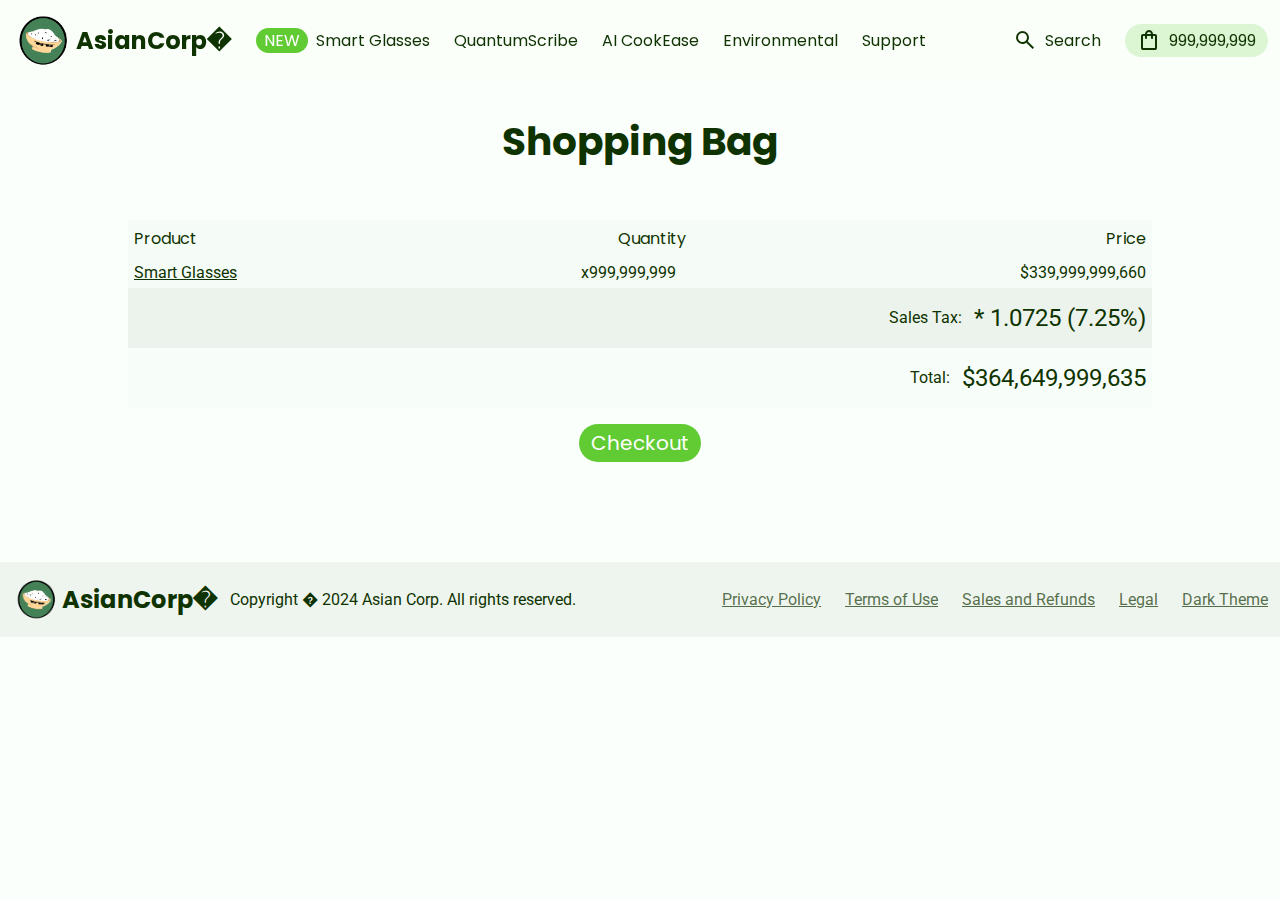
<file: shoppingcart.html>
<!DOCTYPE html>
<html lang="en" data-theme="light">
  <head>
    <meta charset="UTF-8">
    <meta name="viewport" content="width=device-width, initial-scale=1.0">
    <meta http-equiv="X-UA-Compatible" content="ie=edge">
    <title>AsianCorp</title>
    <link rel="stylesheet" href="css/page.css">
	<link rel="stylesheet" href="css/main.css">
	<link rel="stylesheet" href="css/shoppingcart.css">
	<link rel="stylesheet" href="https://fonts.googleapis.com/css2?family=Material+Symbols+Outlined:opsz,wght,FILL,GRAD@24,400,1,0" />
	<link rel="stylesheet" href="https://fonts.googleapis.com/css2?family=Material+Symbols+Rounded:opsz,wght,FILL,GRAD@24,400,1,0" /><link rel="stylesheet" href="https://fonts.googleapis.com/css2?family=Material+Symbols+Outlined:opsz,wght,FILL,GRAD@24,400,1,0" />    <link rel="icon" href="img/AsianCorpIcon.png" type="image/x-icon">
  </head>
  <body>
	<nav id="header">
		<a href="index.html" class="HomeRedirect">
			<img src="img/AsianCorpIcon.png" class="webLogoImg">
			<span>AsianCorp�</span>
		</a>
		<a href="smartGlasses.html">
			<div class="newTag">NEW</div>
			<span>Smart Glasses</span>
		</a>
		<a href="">
			<span>QuantumScribe</a>
		</a>
		<a href="">
			<span>AI CookEase</a>
		</a>
		<a href="sustainability.html">
			<span>Environmental</a>
		</a>
		<a href="support.html">
			<span>Support</span>
		</a>
		<div>
			<a>
				<span class="material-symbols-outlined">search</span>
				<span>Search</span>
			</a>
			<a href="shoppingcart.html">
				<span class="material-symbols-outlined">shopping_bag</span>
				<span class="bagCount">999,999,999</span>
			</a>
		</div>
	</nav>
	<main>
		<h2>Shopping Bag</h2>
		<span id="warning">your'e in debt</span>
		<div class="shoppingList">
			<div class="shoppingHeader">
				<span>Product</span>
				<span>Quantity</span>
				<span>Price</span>
			</div>
			<div class="shoppingThing">
				<a href="smartGlasses.html"><span>Smart Glasses</span></a>
				<span>x999,999,999</span>
				<span>$339,999,999,660</span>
			</div>
			<div class="salesTax">
				<span>Sales Tax:</span>
				<span>* 1.0725 (7.25%)</span>
			</div>
			<div class="total">
				<span>Total:</span>
				<span class="cost">$364,649,999,635</span>
			</div>
		</div>
		<button class="actionButton" onclick='document.querySelector("#warning").style.display = "block";'>Checkout</button>
	</main>
	<footer>
		<img src="img/AsianCorpIcon.png" class="smallACIcon">
		<span class="asianCorpTitle">AsianCorp�</span>
		<span>Copyright � 2024 Asian Corp. All rights reserved.</span>
		<div>
			<a href="https://www.youtube.com/watch?v=dQw4w9WgXcQ">Privacy Policy</a>
			<a href="https://tableflipper.com/">Terms of Use</a>
			<a href="https://en.wikipedia.org/wiki/Mr._Krabs">Sales and Refunds</a>
			<a href="https://www.alamy.com/stock-photo/female-lawyer-standing.html?page=2">Legal</a>
			<span id="ThemeChanger" onclick='document.documentElement.dataset.theme = (document.documentElement.dataset.theme == "light") ? ("dark") : ("light"); this.textContent = ((document.documentElement.dataset.theme == "light") ? ("Dark") : ("Light")) + " Theme"'>Dark Theme</span>
		</div>
	</footer>
  </body>
</html>
</file>
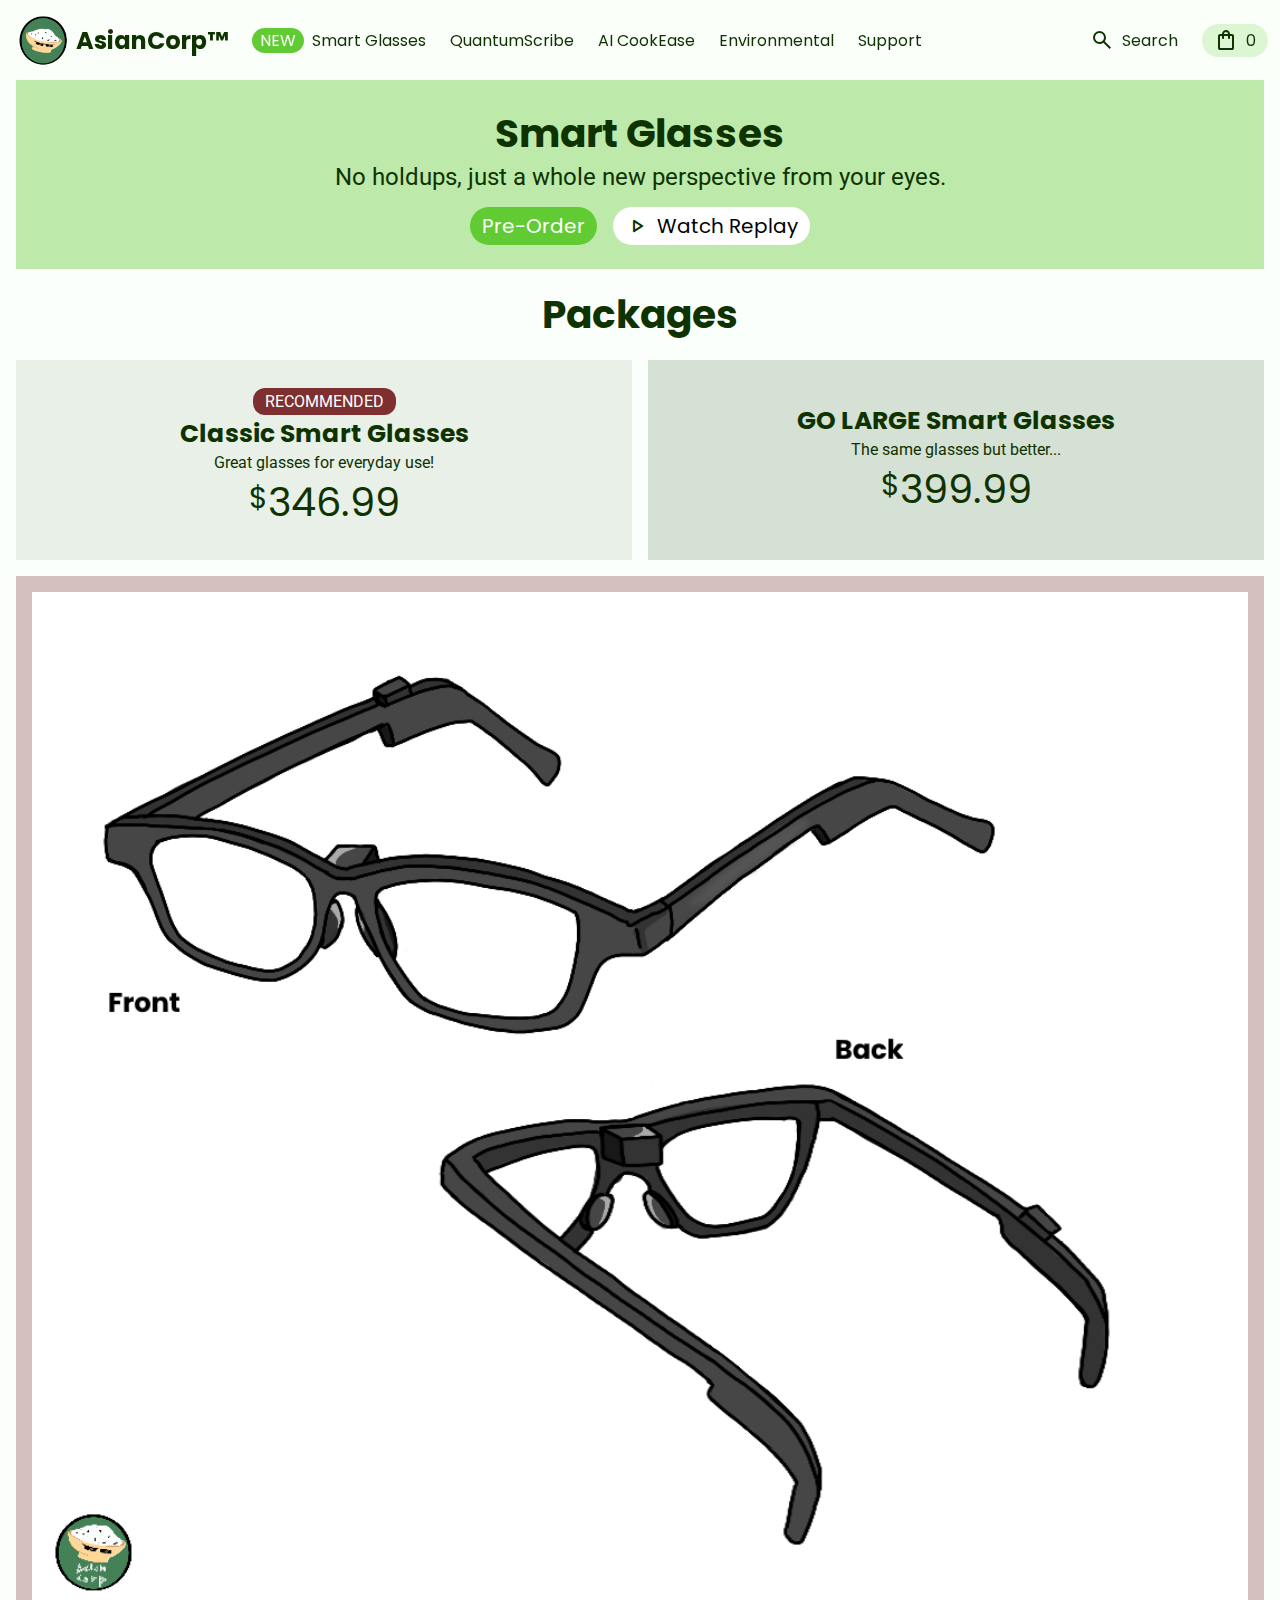
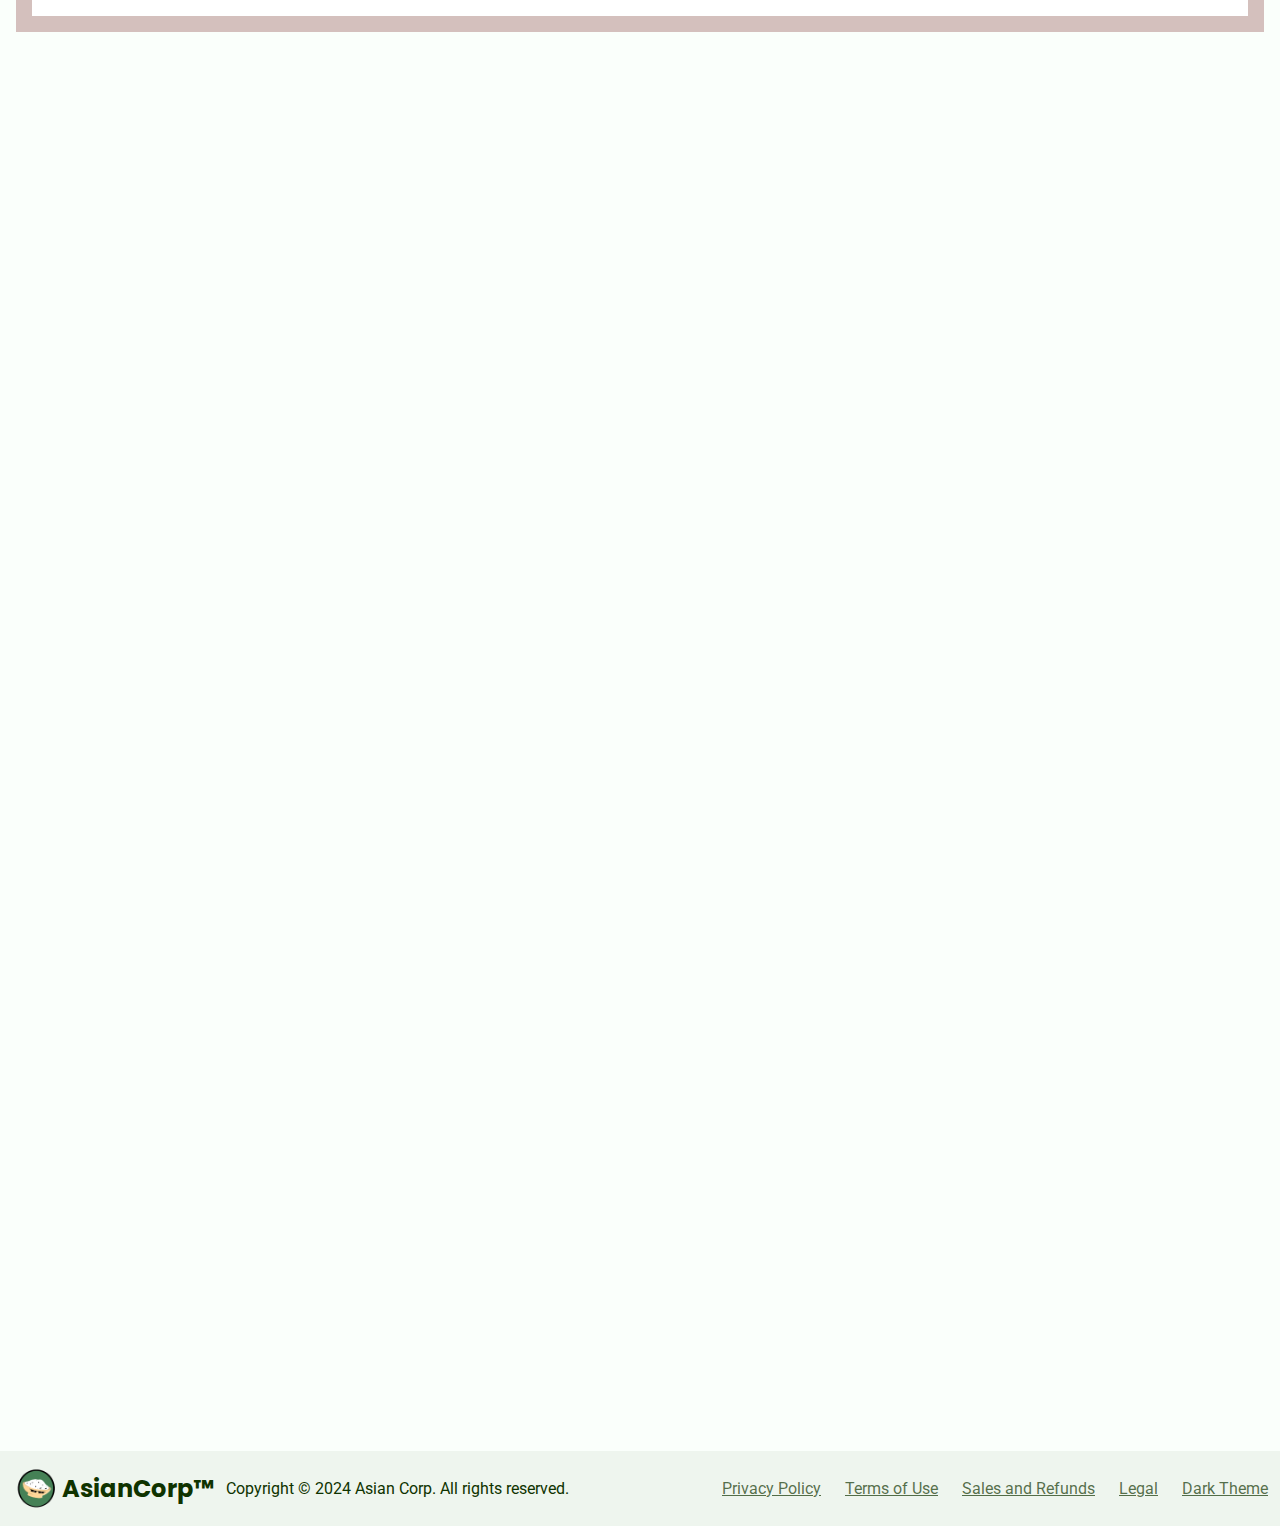
<file: smartGlasses.html>
<!DOCTYPE html>
<html lang="en" data-theme="light">
  <head>
    <meta charset="UTF-8">
    <meta name="viewport" content="width=device-width, initial-scale=1.0">
    <meta http-equiv="X-UA-Compatible" content="ie=edge">
    <title>AsianCorp</title>
    <link rel="stylesheet" href="css/page.css">
	<link rel="stylesheet" href="css/main.css">
	<link rel="stylesheet" href="css/smartGlasses.css">
	<link rel="stylesheet" href="https://fonts.googleapis.com/css2?family=Material+Symbols+Outlined:opsz,wght,FILL,GRAD@24,400,1,0" />
	<link rel="stylesheet" href="https://fonts.googleapis.com/css2?family=Material+Symbols+Rounded:opsz,wght,FILL,GRAD@24,400,1,0" /><link rel="stylesheet" href="https://fonts.googleapis.com/css2?family=Material+Symbols+Outlined:opsz,wght,FILL,GRAD@24,400,1,0" />    <link rel="icon" href="img/AsianCorpIcon.png" type="image/x-icon">
	<script src="js/index.js" defer></script>
  </head>
  <body>
	<nav id="header">
		<a href="index.html" class="HomeRedirect">
			<img src="img/AsianCorpIcon.png" class="webLogoImg">
			<span>AsianCorp™</span>
		</a>
		<a href="smartGlasses.html">
			<div class="newTag">NEW</div>
			<span>Smart Glasses</span>
		</a>
		<a href="">
			<span>QuantumScribe</a>
		</a>
		<a href="">
			<span>AI CookEase</a>
		</a>
		<a href="sustainability.html">
			<span>Environmental</a>
		</a>
		<a href="support.html">
			<span>Support</span>
		</a>
		<div>
			<a>
				<span class="material-symbols-outlined">search</span>
				<span>Search</span>
			</a>
			<a href="shoppingcart.html">
				<span class="material-symbols-outlined">shopping_bag</span>
				<span class="bagCount">0</span>
			</a>
		</div>
	</nav>
	<main>
		<div class="galleryDisplay" id="smartGlassesHolder">
			<h2>Smart Glasses</h2>
			<span>No holdups, just a whole new perspective</b> from your eyes.</span>
			<div>
				<button class="actionButton" id="preOrder">Pre-Order</button>
				<a href="https://drive.google.com/file/d/1G8u_B_TC5gr1KuE3ga_PG6OxBuNTdzz4/preview"><button class="actionButton" id="rewatch"><span class="material-symbols-rounded" style="margin-right: 8px;">play_arrow</span>Watch Replay</button></a>
			</div>
		</div>
		<h2>Packages</h2>
		<div class="split" id="splitDisplay">
			<div class="galleryDisplay" id="Price2">
				<span class="recommended">RECOMMENDED</span>
				<h4>Classic Smart Glasses</h4>
				<span>Great glasses for everyday use!</span>
				<span class="priceTag"><span class="dollar">$</span>346.99</span>
			</div>
			<div class="galleryDisplay" id="Price3">
				<h4>GO LARGE Smart Glasses</h4>
				<span>The same glasses but better...</span>
				<span class="priceTag"><span class="dollar">$</span>399.99</span>
			</div>
		</div>
		<div class="galleryDisplay" id="smartGlassesProduct">
			<img src="img/SmartGlassesView.png">
		</div>
		<div class="galleryDisplay" id="campaign1">
			<h3>Real Vision with Virtual Elements</h3>
			<p>Unlike the <i>Apple Vision Pro</i>, what you see is actually real life. We don't use cameras, we use the revolutionary technology called "glass" that is typically found in glasses. Mindblowing! Instead of screens, we use projectors that aim towards the screen to display our elements.</p>
			<img src="img/GlassesOS.png" class="GlassesOS">
		</div>
		<div class="galleryDisplay" id="campaign2">
			<h3>Barebone yet intuitive.</h3>
			<div>
				<p>It may not have the capability equivalent to a phone, but it definitely has features that are a mustown! Built in are many revolutionary programs to make standard life more productive and sometimes fun! We have collaborated with many app developers<sup>(citation needed)</sup> to create built in apps to make everyday jobs more exciting, no matter where you are.</p>
				<ul>
					<li>Track your life like how you normally would with built in stopwatches and clocks, and a fitness app service!</li>
					<li>Venture into the world wide web and see the Internet in a whole new perspective! <small>(Keyboard and mouse sold separately - may require Bluetooth)</small></li>
					<li>Make your life a game with apps that can make a daily office life feel like a FPS game... or whatever the developers have done. Don't ask us.</li>
					<li>Don't need anything for now? Just have the screen naturally turn off and experience Life©! <small>(may be dangerous - consult a doctor before doing so)</small></li>
				</ul>
			</div>
			<img src="img/GlassesActivities.png" class="GlassesCapability">
		</div>
		<div class="galleryDisplay" id="campaign3">
			<h3>Renewable isn't the question, it IS the answer.</h3>
			<div>
				<p>Our product was built with sustainability in mind, and so we have made sure that nearly all of our materials within this product have been achieved sustainably, whether it was an old scrap product returned by a generous donator, generated by renewable energy, or sent in time! All of our glasses, no matter what they are, partake in this sustainable movement!</p>
				<a href="sustainability.html" class="learnMoreSG"><button class="standardButton">Learn More</button></a>
			</div>
		</div>
		<div class="galleryDisplay" id="question">
			<h2>Still indecisive? Check out our brochure!</h2>
			<a href="https://www.canva.com/design/DAGFx9O_28E/GXk4W0_9y6gj2yXONcua9Q/edit?utm_content=DAGFx9O_28E&utm_campaign=designshare&utm_medium=link2&utm_source=sharebutton" class="brochureButton"><button class="actionButton">View our Brochure</button></a>
		</div>
	</main>
	<footer>
		<img src="img/AsianCorpIcon.png" class="smallACIcon">
		<span class="asianCorpTitle">AsianCorp™</span>
		<span>Copyright © 2024 Asian Corp. All rights reserved.</span>
		<div>
			<a href="https://www.youtube.com/watch?v=dQw4w9WgXcQ">Privacy Policy</a>
			<a href="https://tableflipper.com/">Terms of Use</a>
			<a href="https://en.wikipedia.org/wiki/Mr._Krabs">Sales and Refunds</a>
			<a href="https://www.alamy.com/stock-photo/female-lawyer-standing.html?page=2">Legal</a>
			<span id="ThemeChanger">Dark Theme</span>
		</div>
	</footer>
  </body>
</html>
</file>
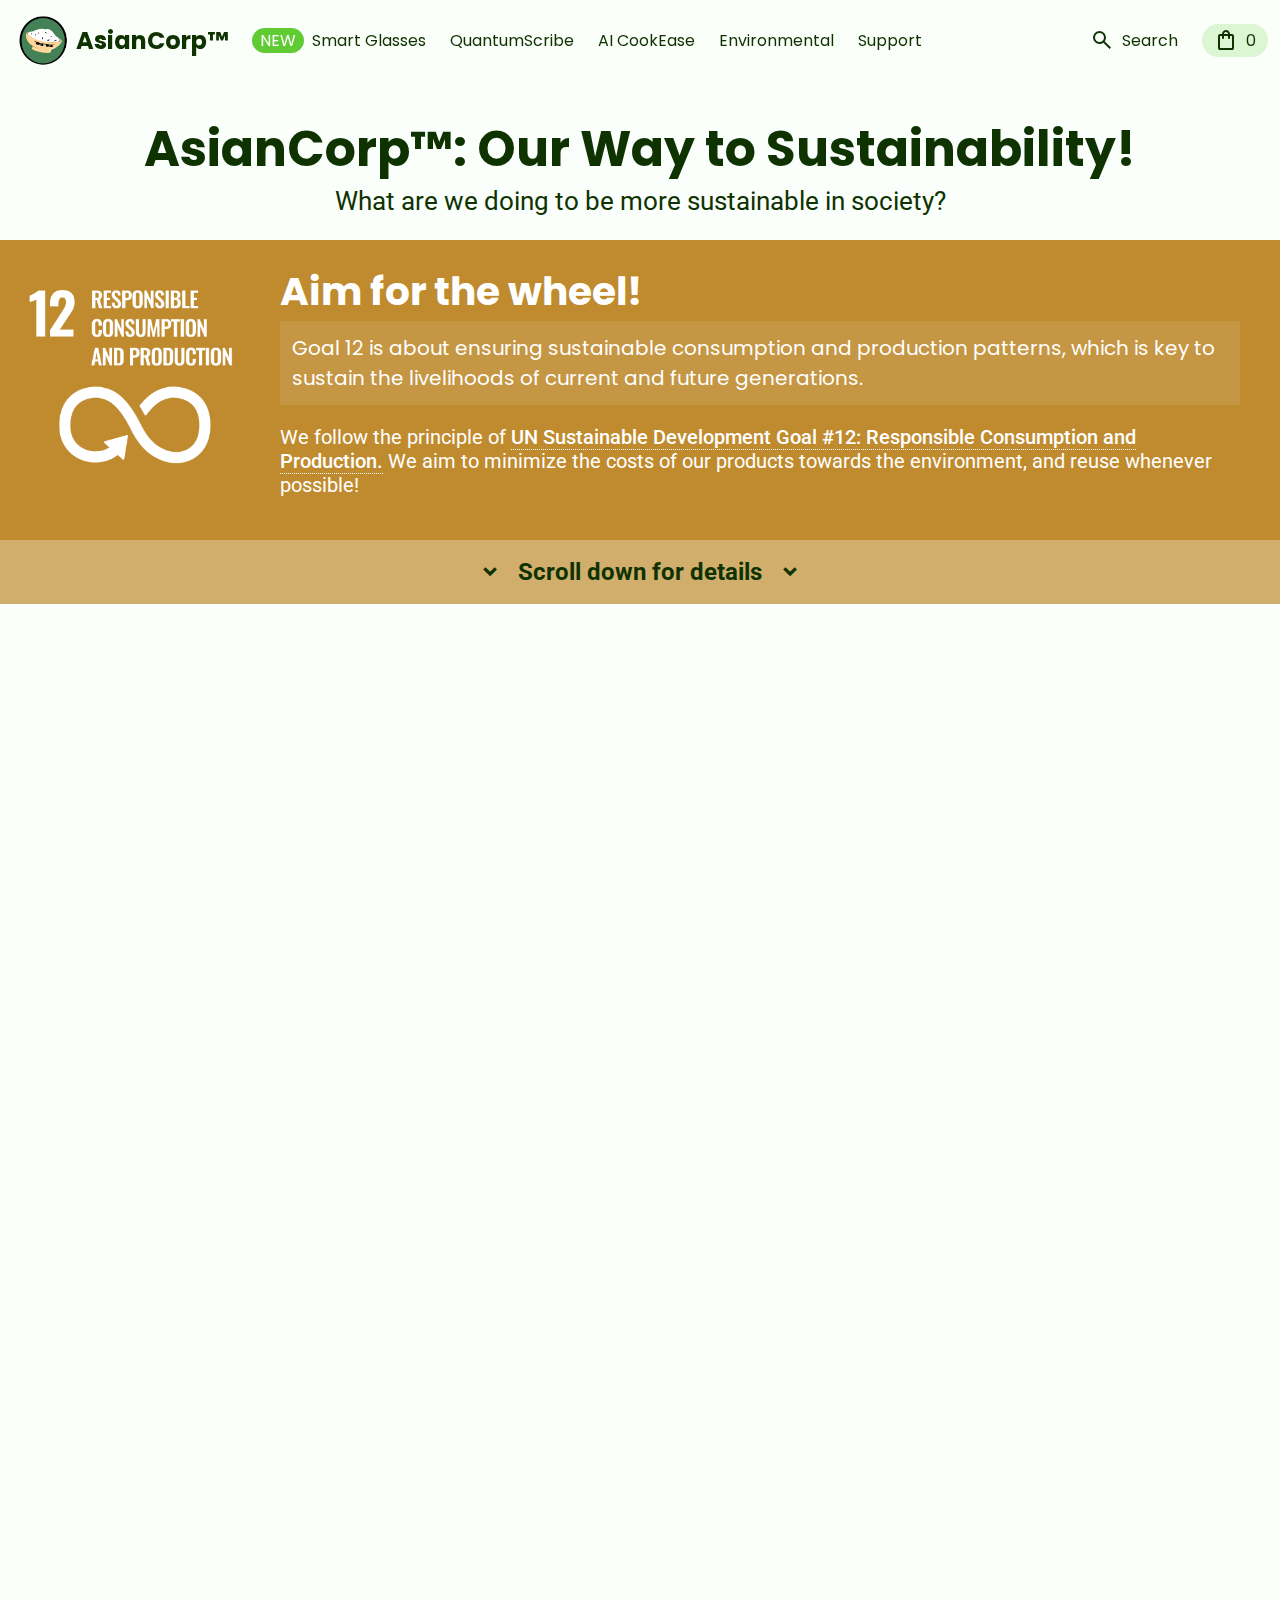
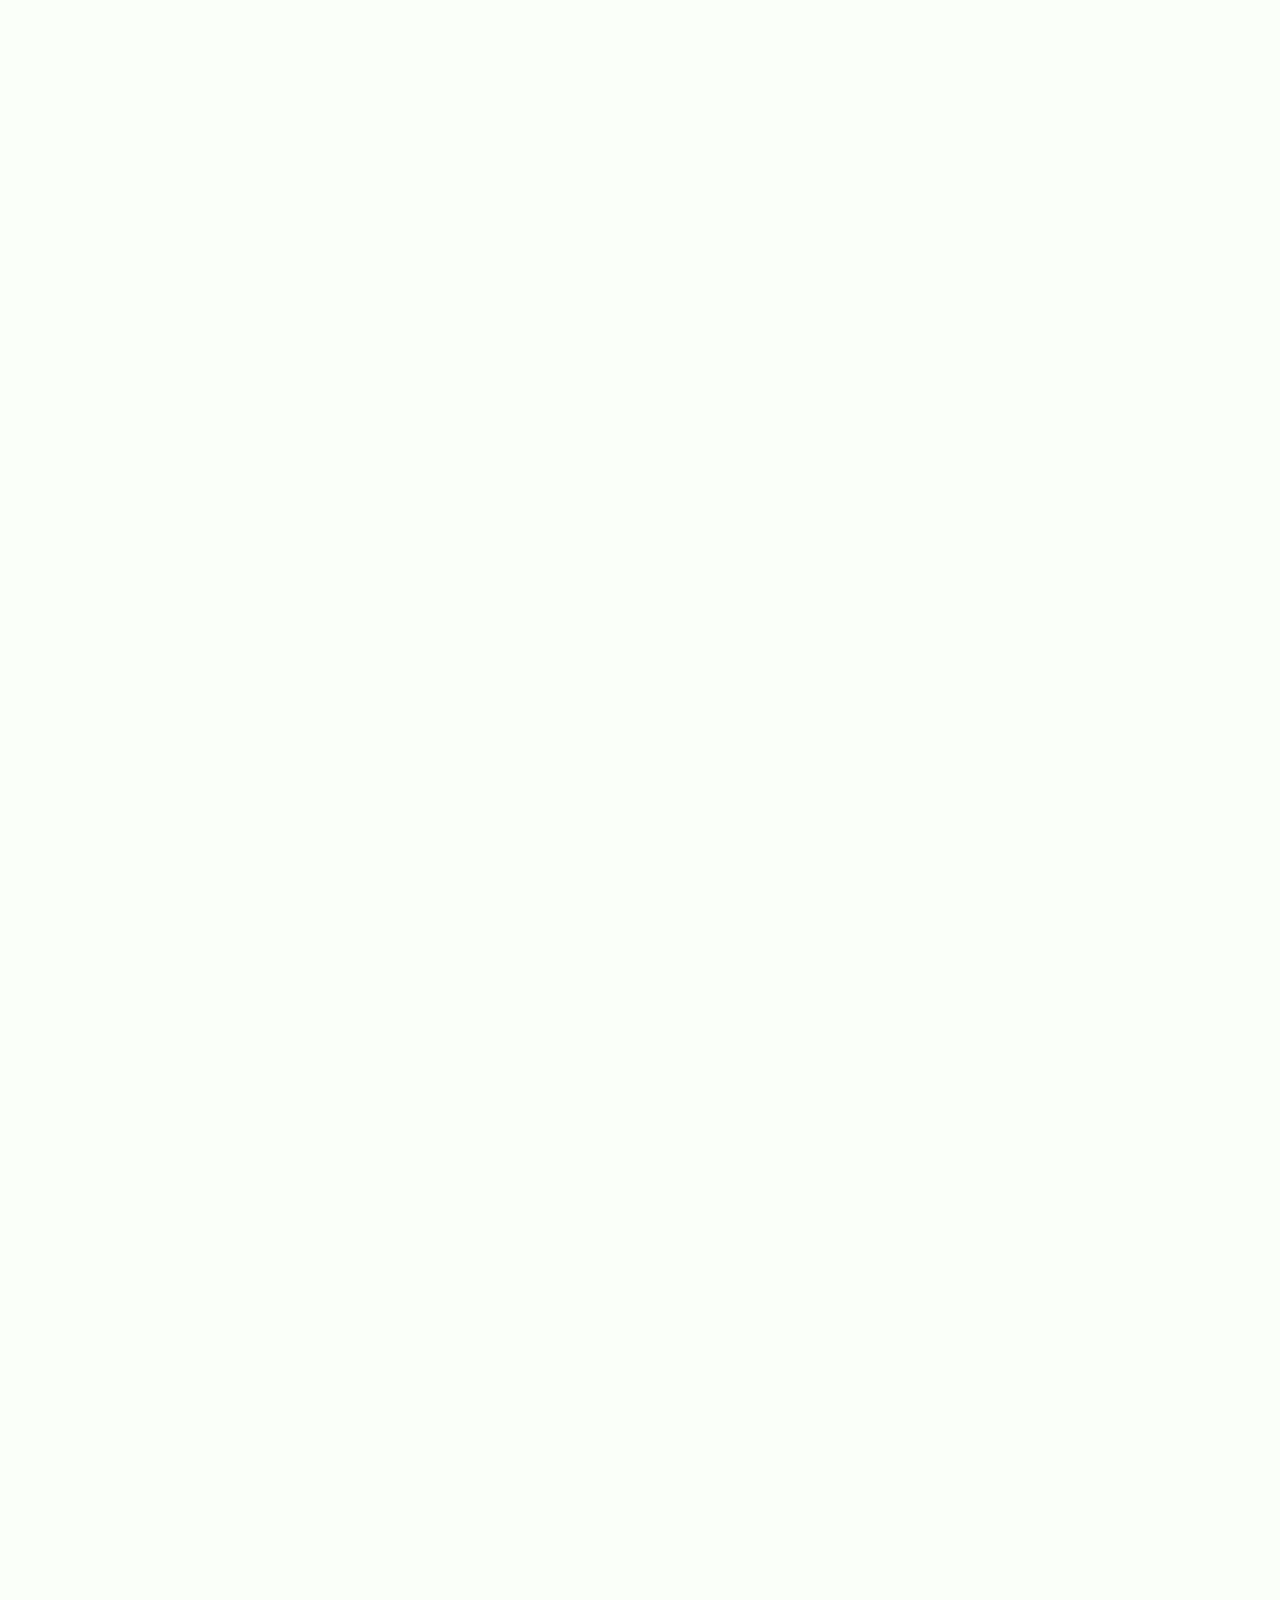
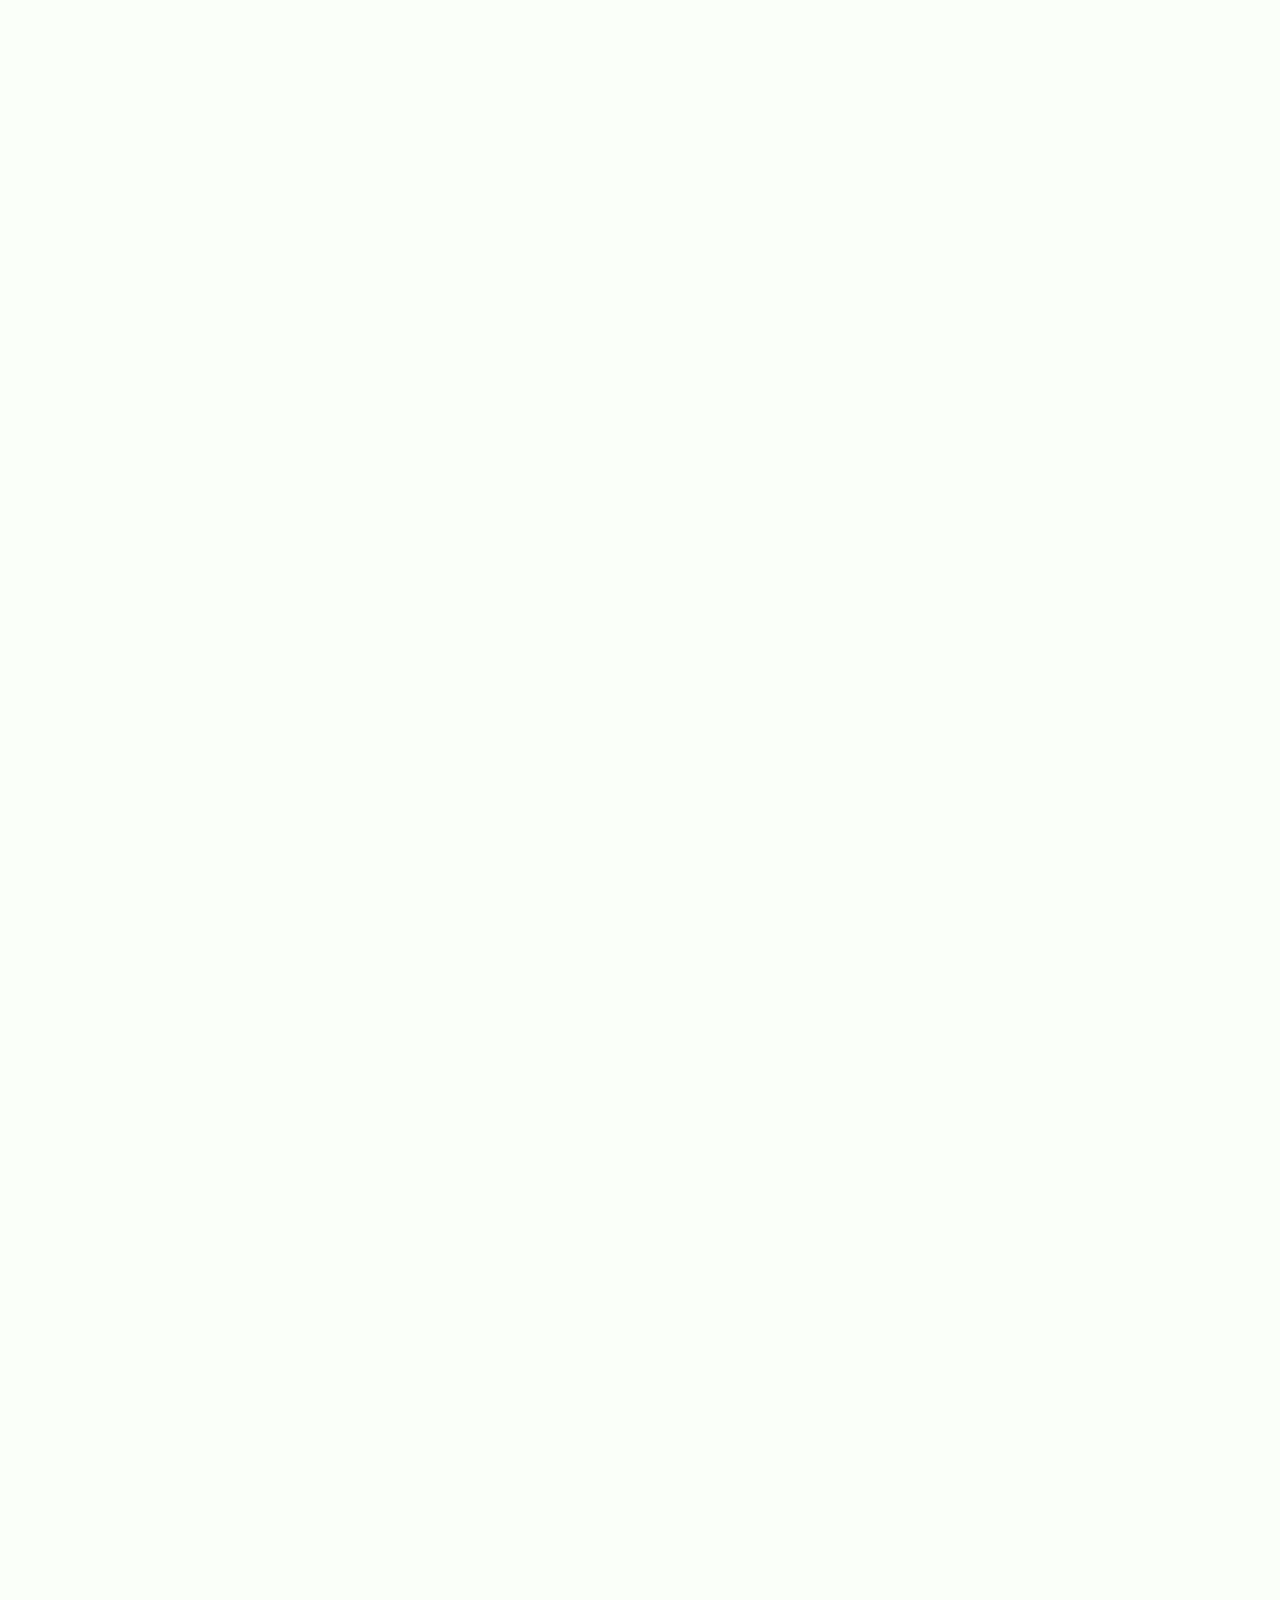
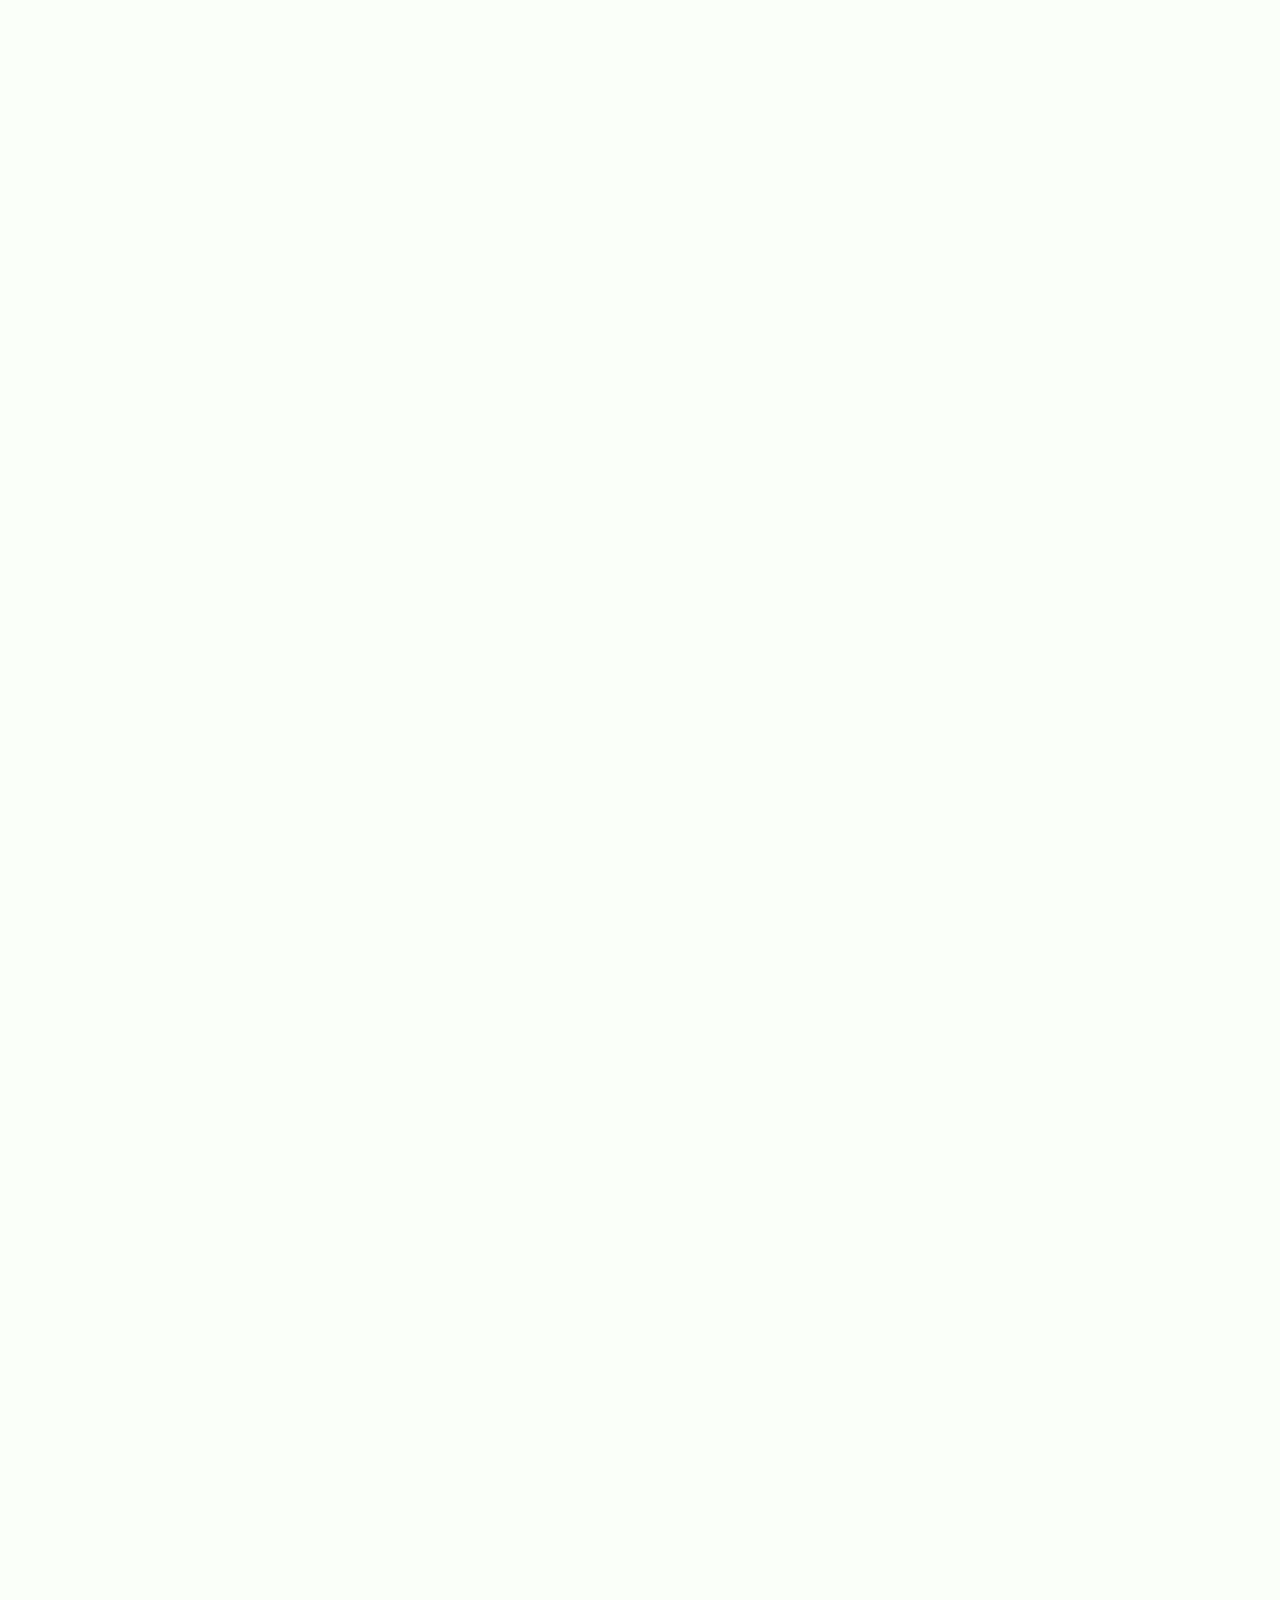
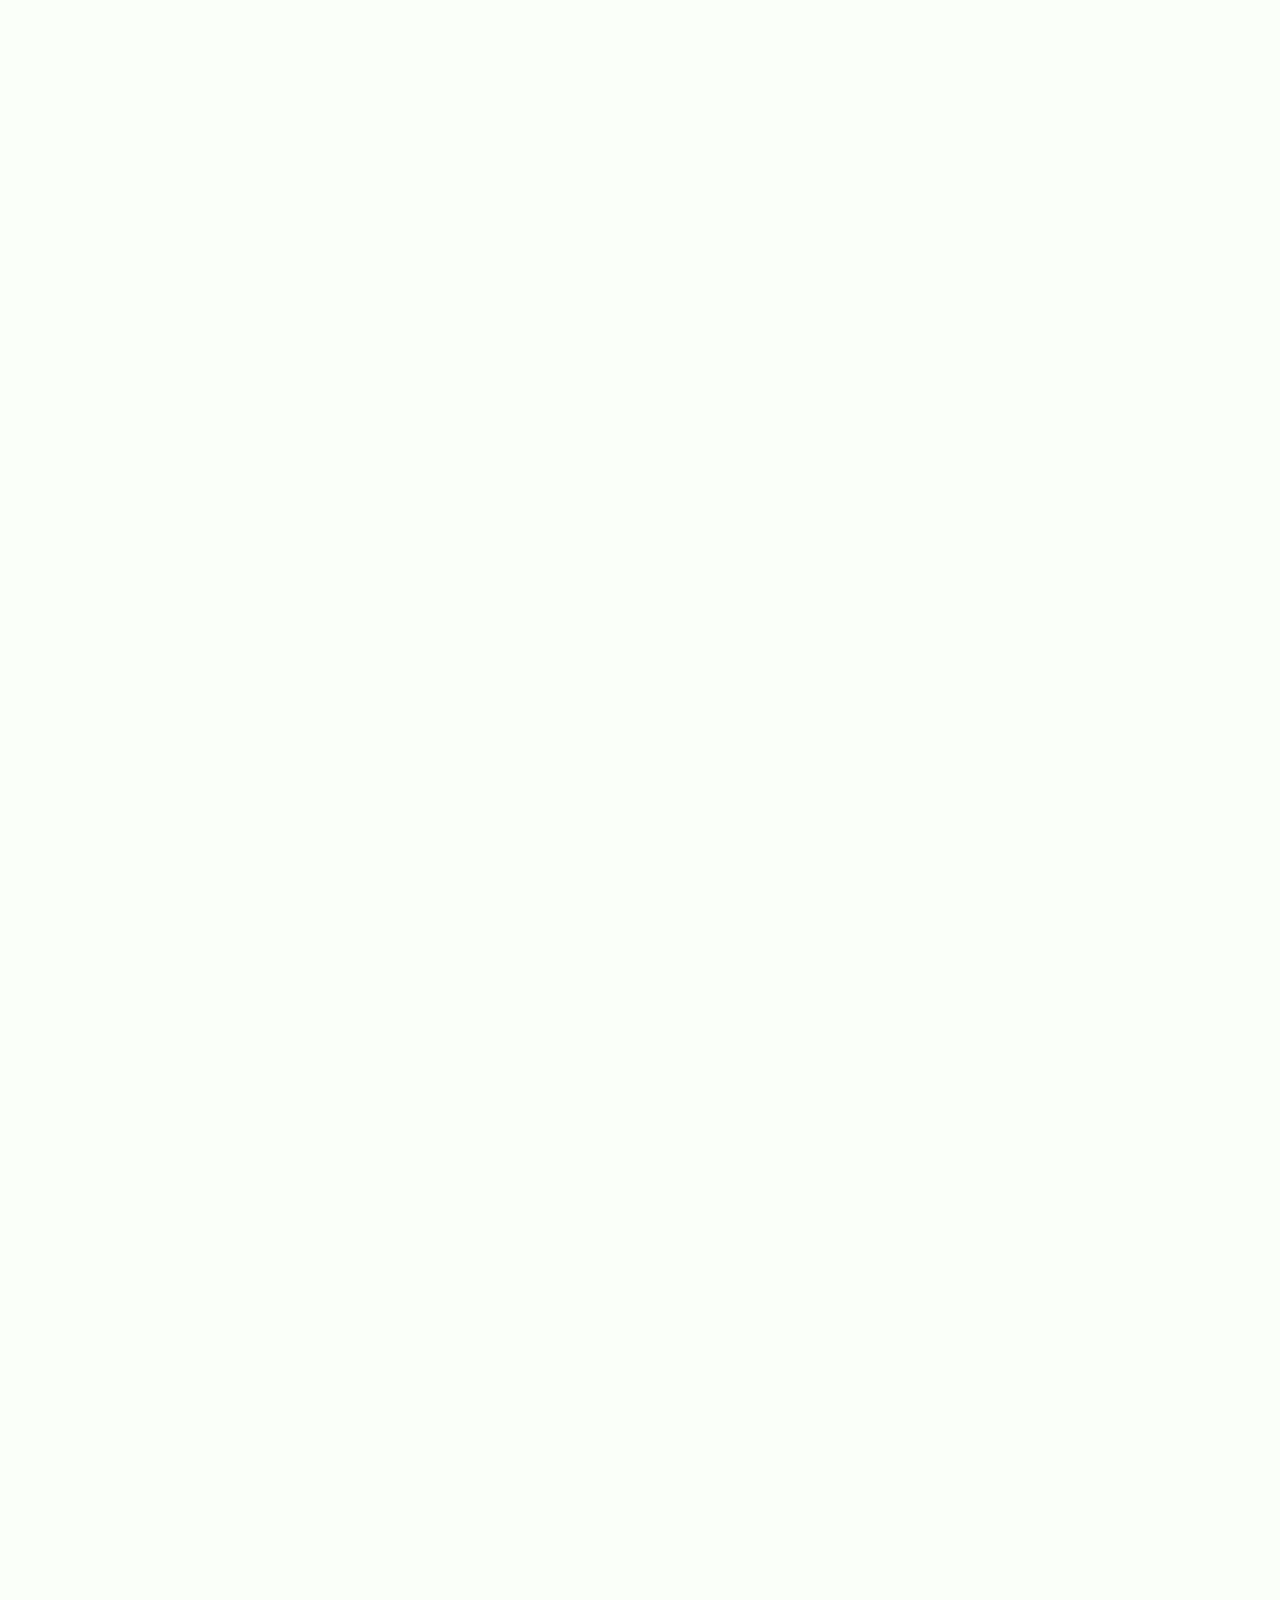
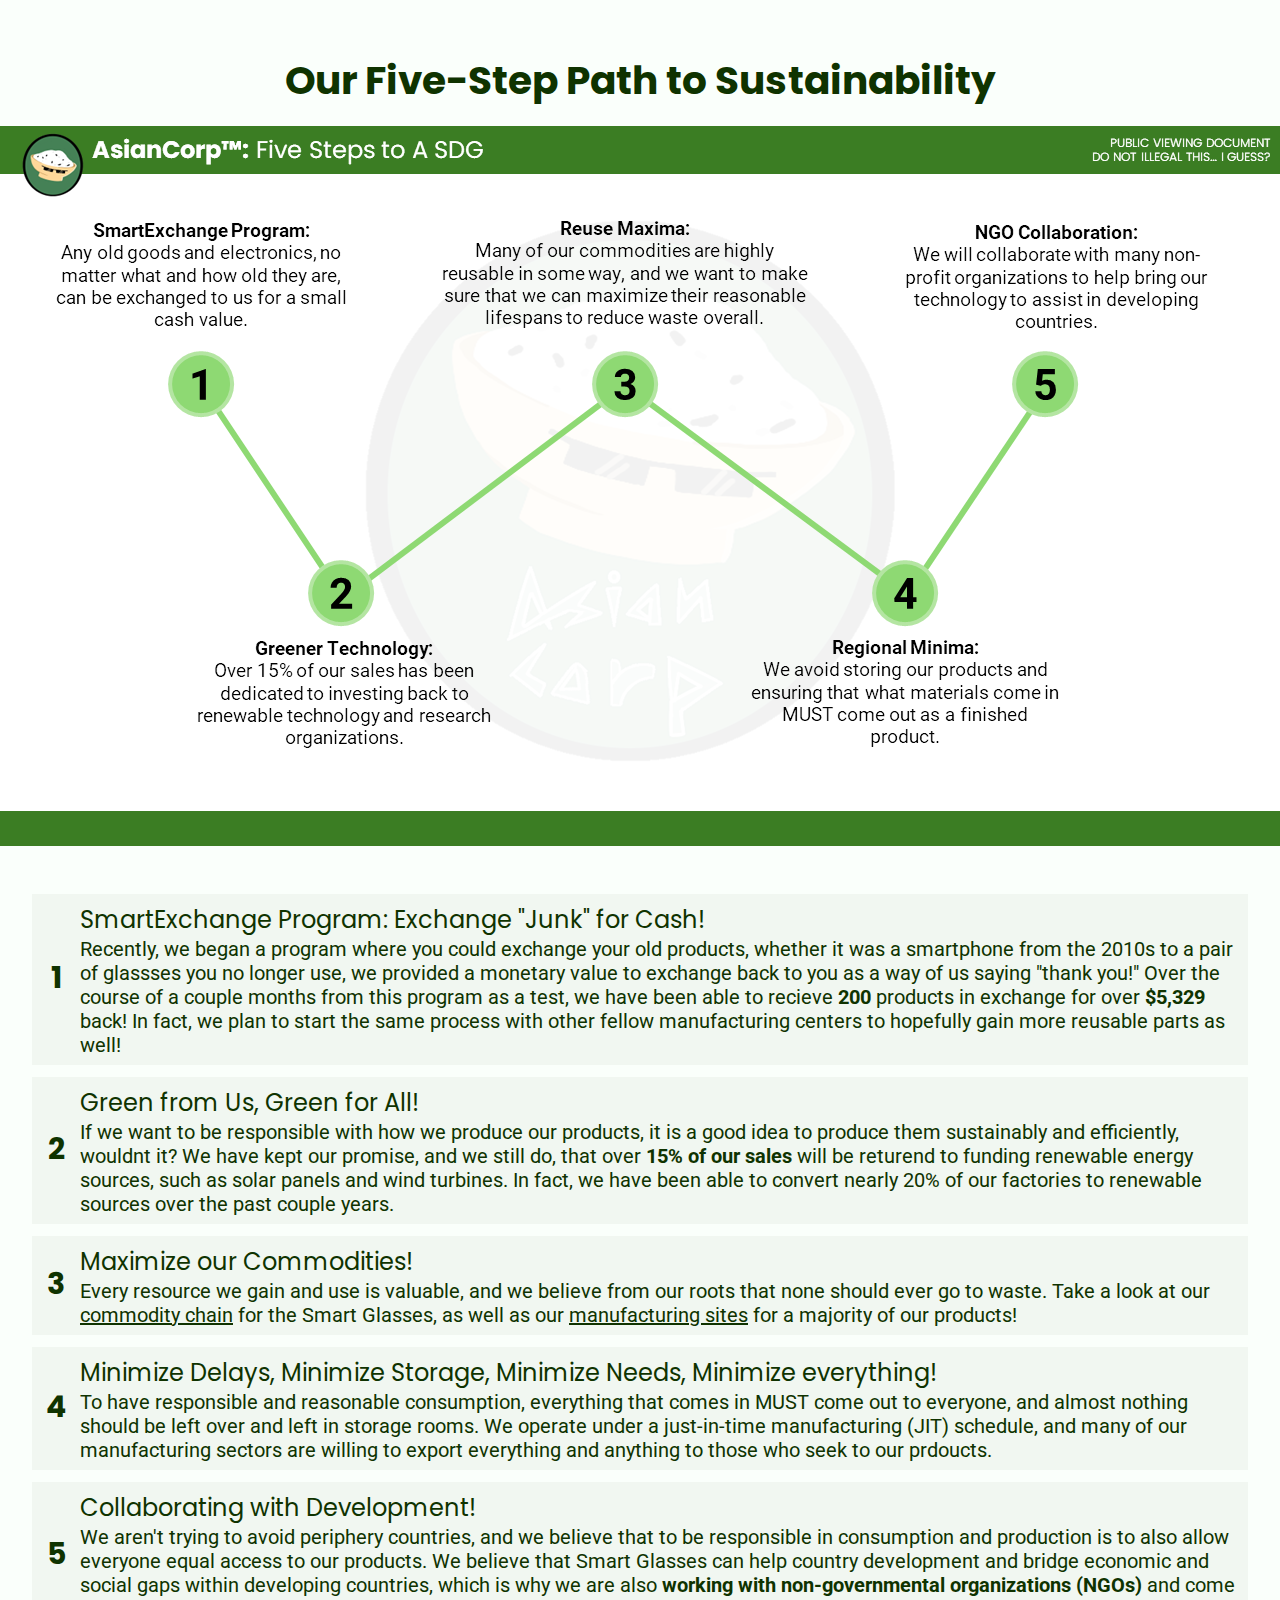
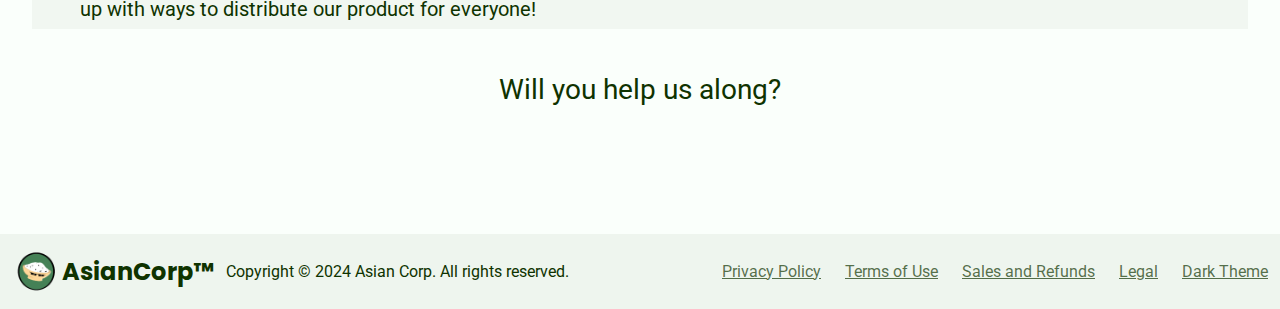
<file: sustainability.html>
<!DOCTYPE html>
<html lang="en" data-theme="light">
  <head>
    <meta charset="UTF-8">
    <meta name="viewport" content="width=device-width, initial-scale=1.0">
    <meta http-equiv="X-UA-Compatible" content="ie=edge">
    <title>AsianCorp</title>
    <link rel="stylesheet" href="css/page.css">
	<link rel="stylesheet" href="css/main.css">
	<link rel="stylesheet" href="css/sustainability.css">
	<link rel="stylesheet" href="https://fonts.googleapis.com/css2?family=Material+Symbols+Outlined:opsz,wght,FILL,GRAD@24,400,1,0" />
	<link rel="stylesheet" href="https://fonts.googleapis.com/css2?family=Material+Symbols+Rounded:opsz,wght,FILL,GRAD@24,400,1,0" /><link rel="stylesheet" href="https://fonts.googleapis.com/css2?family=Material+Symbols+Outlined:opsz,wght,FILL,GRAD@24,400,1,0" />    <link rel="icon" href="img/AsianCorpIcon.png" type="image/x-icon">
	<script src="js/sustainability.js" defer></script>
  </head>
  <body>
	<nav id="header">
		<a href="index.html" class="HomeRedirect">
			<img src="img/AsianCorpIcon.png" class="webLogoImg">
			<span>AsianCorp™</span>
		</a>
		<a href="smartGlasses.html">
			<div class="newTag">NEW</div>
			<span>Smart Glasses</span>
		</a>
		<a href="">
			<span>QuantumScribe</a>
		</a>
		<a href="">
			<span>AI CookEase</a>
		</a>
		<a href="sustainability.html">
			<span>Environmental</a>
		</a>
		<a href="support.html">
			<span>Support</span>
		</a>
		<div>
			<a>
				<span class="material-symbols-outlined">search</span>
				<span>Search</span>
			</a>
			<a href="shoppingcart.html">
				<span class="material-symbols-outlined">shopping_bag</span>
				<span class="bagCount">0</span>
			</a>
		</div>
	</nav>
	<main>
		<h1>AsianCorp™: Our Way to Sustainability!</h1>
		<span>What are we doing to be more sustainable in society?</span>
		<div id="SDGTarget">
			<img src="img/SDG12.png" class="SDG">
			<div class="SDGDescription">
				<h2>Aim for the wheel!</h2>
				<blockquote>Goal 12 is about ensuring sustainable consumption and production patterns, which is key to sustain the livelihoods of current and future generations.</blockquote>
				<p>We follow the principle of <a href="https://sdgs.un.org/goals/goal12"><b>UN Sustainable Development Goal #12: Responsible Consumption and Production.</b></a> We aim to minimize the costs of our products towards the environment, and reuse whenever possible!</p>
			</div>
		</div>
		<div class="scrollNotification">
			<span class="material-symbols-outlined">keyboard_arrow_down</span>
			<span>Scroll down for details</span>
			<span class="material-symbols-outlined">keyboard_arrow_down</span>
		</div>
		<div id="floatingImage" class="">
			<span class="material-symbols-rounded descriptionIcon">error</span>
		</div>
		<div id="scrollPage">
			<span data-icon="language" data-index="1" data-status="active">Our world has changed alot since the 2000s, especially when it comes to technology.</span>
			<span data-icon="footprint" data-index="2" data-status="inactive">Yet, our ecological footprint has greatly increased. Take a look:</span>
			<span data-icon="delete_sweep" data-index="3" data-status="inactive">Over <b>53.6 million tons</b> of e-waste is generated per year.</span>
			<span data-icon="update" data-index="4" data-status="inactive">It's not getting better though, we are expected to gain over <b>82 million tons</b> by 2030.</span>
			<span data-icon="recycling" data-index="5" data-status="inactive">Not enough e-waste is being used for its full potential, only <b>12.5%</b> of is actually recycled.</span>
			<span data-icon="local_shipping" data-index="6" data-status="inactive">But where do we get all our products from? Over <b>9 million tons</b> of silicon were mined in 2023, higher from two years before.</span>
			<span data-icon="precision_manufacturing" data-index="7" data-status="inactive">Out of all of that, about <b>40%</b> of silicon is actually used - the rest are thrown out.</span>
			<span data-icon="thermostat" data-index="8" data-status="inactive">It's not just about manufacturing, it's also all about our climate.</span>
			<span data-icon="oil_barrel" data-index="9" data-status="inactive"><b>71%</b> of our electricty comes from nonrenewable sources such as coal and oil.</span>
			<span data-icon="mode_heat" data-index="10" data-status="inactive">And out of that 71%, <b>75%</b> of this consupmtion has led to global greenhouse gas emissions.</span>
			<span data-icon="storm" data-index="11" data-status="inactive">You know what this could possibly lead to, right?</span>
			<span data-icon="folded_hands" data-index="12" data-status="inactive">Sounds gloomy, but could we <b>do something to slow it down?</b></span>
			<span data-icon="thumb_up" data-index="13" data-status="inactive" class="specialLine">Yes, we can!</span>
		</div>
		<h2>Our Five-Step Path to Sustainability</h2>
		<img src="img/Timeline.png" class="timeline">
		<div id="fourSteps">
			<div class="step">
				<div class="stepNumber one">1</div>
				<div class="stepDetails">
					<div class="stepTitle">SmartExchange Program: Exchange "Junk" for Cash!</div>
					<div class="stepDescription">Recently, we began a program where you could exchange your old products, whether it was a smartphone from the 2010s to a pair of glassses you no longer use, we provided a monetary value to exchange back to you as a way of us saying "thank you!" Over the course of a couple months from this program as a test, we have been able to recieve <b>200</b> products in exchange for over <b title="no we didn't actually do this" class="disclaimer">$5,329</b> back! In fact, we plan to start the same process with other fellow manufacturing centers to hopefully gain more reusable parts as well!</div>
				</div>
			</div>
			<div class="step">
				<div class="stepNumber one">2</div>
				<div class="stepDetails">
					<div class="stepTitle">Green from Us, Green for All!</div>
					<div class="stepDescription">If we want to be responsible with how we produce our products, it is a good idea to produce them sustainably and efficiently, wouldnt it? We have kept our promise, and we still do, that over <b>15% of our sales</b> will be returend to funding renewable energy sources, such as solar panels and wind turbines. In fact, we have been able to convert nearly 20% of our factories to renewable sources over the past couple years.</div>
				</div>
			</div>
			<div class="step">
				<div class="stepNumber one">3</div>
				<div class="stepDetails">
					<div class="stepTitle">Maximize our Commodities!</div>
					<div class="stepDescription">Every resource we gain and use is valuable, and we believe from our roots that none should ever go to waste. Take a look at our <a href="img/CommodityChain.png">commodity chain</a> for the Smart Glasses, as well as our <a href="img/ManufacturingSites.png">manufacturing sites</a> for a majority of our products!</div>
				</div>
			</div>
			<div class="step">
				<div class="stepNumber one">4</div>
				<div class="stepDetails">
					<div class="stepTitle">Minimize Delays, Minimize Storage, Minimize Needs, Minimize everything!</div>
					<div class="stepDescription">To have responsible and reasonable consumption, everything that comes in MUST come out to everyone, and almost nothing should be left over and left in storage rooms. We operate under a just-in-time manufacturing (JIT) schedule, and many of our manufacturing sectors are willing to export everything and anything to those who seek to our prdoucts.</div>
				</div>
			</div>
			<div class="step">
				<div class="stepNumber one">5</div>
				<div class="stepDetails">
					<div class="stepTitle">Collaborating with Development!</div>
					<div class="stepDescription">We aren't trying to avoid periphery countries, and we believe that to be responsible in consumption and production is to also allow everyone equal access to our products. We believe that Smart Glasses can help country development and bridge economic and social gaps within developing countries, which is why we are also <b>working with non-governmental organizations (NGOs)</b> and come up with ways to distribute our product for everyone!</div>
				</div>
			</div>
		</div>
		<p>Will you help us along?</p>
	</main>
	<footer>
		<img src="img/AsianCorpIcon.png" class="smallACIcon">
		<span class="asianCorpTitle">AsianCorp™</span>
		<span>Copyright © 2024 Asian Corp. All rights reserved.</span>
		<div>
			<a href="https://www.youtube.com/watch?v=dQw4w9WgXcQ">Privacy Policy</a>
			<a href="https://tableflipper.com/">Terms of Use</a>
			<a href="https://en.wikipedia.org/wiki/Mr._Krabs">Sales and Refunds</a>
			<a href="https://www.alamy.com/stock-photo/female-lawyer-standing.html?page=2">Legal</a>
			<span id="ThemeChanger">Dark Theme</span>
		</div>
	</footer>
  </body>
</html>
</file>
<file: css/page.css>
@import url('https://fonts.googleapis.com/css2?family=Roboto:wght@400;500&family=Poppins:wght@500;700&display=swap');

:root[data-theme="light"] {
  --text: 15, 51, 0;
  --background: 250, 255, 251;
  --primary: 97, 203, 52;
  --secondary: 126, 48, 48;
  --accent: 255, 225, 0;
}
:root[data-theme="dark"] {
  --text: 239, 255, 234;
  --background: 0, 5, 1;
  --primary: 97, 203, 52;
  --secondary: 207, 129, 129;
  --accent: 255, 225, 0;
}


body {
  font-family: 'Roboto';
  font-weight: 400;
  margin: 0;
}

h1, h2, h3, h4, h5 {
  font-family: 'Poppins';
  font-weight: 700;
}

html {font-size: 100%;} /* 16px */

h1 {font-size: 3.053rem; /* 48.8px */}

h2 {font-size: 2.442rem; /* 39.04px */}

h3 {font-size: 1.954rem; /* 31.2px */}

h4 {font-size: 1.563rem; /* 24.96px */}

h5 {font-size: 1.250rem; /* 20px */}

small {font-size: 0.800rem; /* 12.8px */}

* {
  box-sizing: border-box;
}

html {
  background: rgb(var(--background));
}

body, span, div {
  color: rgb(var(--text));
}
</file>
<file: css/main.css>
/* Navigation */

nav {
    width: 100%;
    height: 80px;
    display: flex;
    position: fixed;
    inset: 0;
    flex-direction: row;
    justify-content: left;
    align-items: center;
    padding: 12px;
    background-color: rgb(var(--background), 0.2);
    backdrop-filter: blur(10px);
    gap: 24px;
	z-index: 10;
}

nav a {
    text-decoration: none;
    font-family: "Poppins";
    color: black;
    flex-direction: row;
    justify-content: center;
    align-items: center;
	display: flex;
	position: relative;
	gap: 8px;
	cursor: pointer;
}

nav a:not(.HomeRedirect)::after {
    content: '';
    display: block;
	position: absolute;
	bottom: -4px;
    height: 2px;
    background-color: black;
    min-width: fit-content;
    margin-inline: auto;
    transition: .25s ease-in-out;
    width: 0%;
    opacity: 0;
}

nav > div {
	margin-left: auto;
	display: flex;
	flex-direction: row;
	justify-content: right;
	align-items: center;
	gap: 24px;
}

nav a:not(.HomeRedirect):hover::after {
    width: 100%;
    opacity: 1;
}

.HomeRedirect {
    display: flex;
    flex-direction: row;
    justify-content: center;
    align-items: center;
	gap: 0;
}

.HomeRedirect > span {
	font-weight: bold;
	font-size: 24px;
}

.HomeRedirect:hover > img {
	scale: 1.15;
}

.newTag {
	color: white;
	background-color: rgb(var(--primary));
	border-radius: 16px;
	width: max-content;
	text-align: center;
	padding: 0px 8px;
}

img.webLogoImg {
    height: 64px;
    aspect-ratio: 1 / 1;
	transition: .25s ease-in-out;
}

nav a:has(.bagCount) {
	background: rgb(var(--primary),0.2);
	padding: 4px 12px;
	border-radius: 24px;
}

/* Home Page Content */

main {
	flex-direction: column;
	display: flex;
	align-items: center;
	margin-top: 80px;
	margin-bottom: 100px;
	gap: 16px;
}

#sustainableAwareness {
	width: 100%;
	background: rgb(var(--secondary), 0.04);
	height: 60px;
	display: flex;
	flex-direction: row;
	justify-content: center;
	align-items: center;
}

#sustainableAwareness > a {
	text-decoration: none;
	background: rgba(var(--accent),.8);
	padding: 6px 12px;
	border-radius: 20px;
	color: black;
	display: flex;
	align-items: center;
	justify-content: center;
	font-family: "Poppins";
	margin-left: 8px;
}

#sustainableAwareness > a * {
	color: black;
}

#sustainableAwareness > a:hover {
	filter: brightness(.95);
}

#productShowcaseHolder {
	position: relative;
	height: 500px;
}

.productHolder {
	display: flex;
	flex-direction: row;
	justify-content: right;
	align-items: center;
	height: 100%;
	width: 100%;
	gap: 16px;
	padding: 16px;
	position: absolute;
	inset: 0;
	transform: translateX(-100%);
}

.productHolder.active {
	transform: translateX(0);
}

.productHolder.activeFromBefore  {
	transform: translateX(-100%);
	transition: none;
}

.productHolder.activeFromAfter {
	transform: translateX(100%);
	transition: none;
}

.productInfoHolder {
	background: rgb(var(--background));
	padding: 16px;
	position: absolute;
	left: 32px;
	top: 32px;
	width: 40%;
}

#smartGlassesProduct {
	background: rgb(208,255,102);
	background: radial-gradient(circle at bottom right,rgb(var(--primary),0.2) 0%, rgb(var(--primary),0.6) 100%);
}

.galleryDisplay {
	width: calc(100% - 32px);
	height: max-content;
	position: relative;
	overflow: hidden;
	background: var(--background);
}

.productInfoHolder > div:has(button) {
	display: flex;
	flex-direction: row;
	justify-content: center;
	align-items: center;
	gap: 10px;
	margin: 10px; 
}

.productInfoHolder > span {
	position: relative;
	bottom: 20px;
	font-size: 25px;
}

.productInfoHolder > span > b {
	border-bottom: 2px dotted black;
	font-weight: 500;
}

.productInfoHolder h2 {
	margin: 0 0 16px 0;
}

button {
	display: flex;
	flex-direction: row;
	justify-content: center;
	align-items: center;
	border-radius: 50px;
	padding: 4px 12px;
	border: 1.5px solid rgb(var(--primary));
	background: none;
	font-family: "Poppins";
	font-size: 20px;
	cursor: pointer;
	color: rgb(var(--primary));
}
button.actionButton:hover {
	filter: brightness(1.1);
}

button.actionButton {
	background: rgb(var(--primary));
	border: rgb(var(--primary));
	color: white;
}

a.learnMoreSG {
	text-decoration: none;
}

button.standardButton {
	filter: brightness(0.6);
}

button.standardButton:hover {
	filter: brightness(0.8);
}

.smartGlassesImg {
	height: 250px;
	transform: scaleX(-1);
	z-index: -1;
}

#splitCompany {
	display: flex;
	flex-direction: row;
	justify-content: center;
	align-items: center;
	gap: 16px;
	height: 700px;
	width: calc(100% - 32px);
}

#splitCompany > div {
	height: 100%;
}

#about {
	background: rgb(var(--secondary), 0.3);
	width: 27.5%;
	display: flex;
	flex-direction: column;
	justify-content: center;
	align-items: center;
}

#about > h2{
	margin: 0;
}

#newsArticles {
	width: 72.5%;
	background: rgb(var(--text),0.04);
	padding: 16px;
}

#newsArticles > h2 {
	margin: 0 0 12px 0;
}

.newsHolder {
	background: rgb(var(--background),0.2);
	width: 100%;
	height: max-content;
	padding: 16px;
	display: flex;
	flex-direction: column;
	gap: 32px;
}

#newsArticles > button {
	position: absolute;
	bottom: 16px;
	right: 16px;
	color: rgb(var(--text));
	padding: 4px 24px;
	border-color: rgb(var(--text));
}

.article {
	background: rgb(var(--background));
	height: 200px;
	position: relative;
	overflow: hidden;
}

.article > img {
	width: 100%;
	height: 128px;
	margin: 0;
}

.article > div {
	position: absolute;
	background: linear-gradient(180deg, transparent, rgb(var(--background)) 30%, rgb(var(--background)) 100%);
	top: 36px;
	padding: 32px 16px;
	width: 100%;
}

.article > div > h4 {
	margin: 0;
}

.article > div a {
	color: rgb(var(--text));
}

#reviews {
	background: rgb(var(--text),0.1);
	display: grid;
	grid-template-areas: "title title" "left right";
	grid-template-columns: 50% 50%;
	grid-template-rows: 80px 1fr;
	justify-content: center;
	align-items: start;
	height: 470px;
}

#about > h2,#reviews > h2 {
	text-align: center;
	margin-bottom: 0;
}

#reviews > h2 {
	grid-area: title;
}

.reviewOverall {
	grid-area: left;
	display: flex;
	flex-direction: column;
	justify-content: center;
	align-items: center;
	background: rgb(var(--background));
	height: 350px;
	padding: 32px;
	margin: 16px 0px 0px 16px;
}

.reviewOverall > .starList {
	scale: 2.5;
}

.reviewOverall > h2 {
	margin: 16px 16px 0 16px;
	font-size: 64px;
}

.reviewOverall > span {
	font-size: 24px;
}

.reviewList {
	grid-area: right;
	height: 350px;
	overflow: auto;
	margin: 0 16px 0;
}

#about > blockquote {
	display: block;
	text-align: center;
	background: rgb(var(--secondary),0.1);
	padding: 8px;
	color: rgb(var(--text));
	font-family: "Poppins";
	font-size: 20px;
}

#about > p {
	font-size: 22px;
	line-height: 36px;
	margin: 32px;
}

.productInfoHolder > div:has(.priceTag) {
  margin: -6px 0 0 0;
  flex-direction: column;
  gap: 0;
}

.productInfoHolder > div:has(.priceTag) > span:not(.priceTag) {
  font-size: 22px;
}

.priceTag {
  font-size: 40px;
  font-family: "Poppins";
}

.priceTag > .dollar {
  font-size: 30px;
  position: relative;
  bottom: 8px;
}

.review {
	background: rgb(var(--background));
	padding: 16px;
	margin: 16px 16px 0px 16px;
}

.star {
	color: rgb(222 163 46);
}

.star.dark {
	color: rgb(0 0 0);
}

.contentInfo {
	display: flex;
	flex-direction: column;
	margin-top: -4px;
}

.contactName {
	font-weight: bold;
	font-family: Poppins;
}

.invisible {
	opacity: 0;
	transform: translateY(100px);
}

.visible {
	animation: makeVisible .5s ease-in-out forwards;
}

@keyframes makeVisible {
	from {
		opacity: 0;
		transform: translateY(100px);
	}
	
	to {
		opacity: 1;
		transform: translateY(0);
	}
}

#environmental {
	background: rgb(7,77,157);
	background: -moz-linear-gradient(180deg, rgba(7,77,157,1) 0%, rgba(22,41,0,1) 100%);
	background: -webkit-linear-gradient(180deg, rgba(7,77,157,1) 0%, rgba(22,41,0,1) 100%);
	background: linear-gradient(180deg, rgba(7,77,157,1) 0%, rgba(22,41,0,1) 100%);
	height: 375px;
	padding: 16px;
}

#environmental > h2 {
	margin: 0;
}

#environmental > h2:nth-of-type(2) {
	margin-top: -12px;
}

#environmental p {
	line-height: 32px;
	font-size: 22px;
	margin-top: 6px;
}

#environmental a {
	text-decoration: none;
	position: absolute !important;
	left: 50%;
	transform: translateX(-50%);
	width: max-content;
}

#environmental a button {
	font-size: 24px;
}

#environmental a * {
	color: white;
}

#environmental > *:not(.custom-shape-divider-bottom-1716851857) {
	color: white;
	z-index: 2;
	position: relative;
}

footer {
	background-color: rgb(var(--text),0.05);
	width: 100%;
	height: 75px;
	display: flex;
	flex-direction: row;
	justify-content: left;
	align-items: center;
	gap: 12px;
	padding: 0px 12px;
}

footer > div {
	display: flex;
	flex-direction: row;
	justify-content: left;
	align-items: center;
	gap: 24px;
	margin-left: auto;
}

footer > div * {
	color: rgb(var(--text),0.7);
}


.asianSunImg {
	position: absolute !important;
	right: 6px;
	top: 6px;
	height: 130px;
	animation: hueRotate 5s linear infinite;
}

.smallACIcon {
	height: 50px;
}

.asianCorpTitle {
	font-weight: bold;
	font-family: "Poppins";
	margin-left: -12px;
	font-size: 24px;
}

@keyframes hueRotate {
	from {
		filter: hue-rotate(0deg);
	}
	
	to {
		filter: hue-rotate(360deg);
	}
}

/* Cool Waves Thingy */
.custom-shape-divider-bottom-1716851857 {
    position: absolute;
    bottom: 0;
    left: 0;
    width: 100%;
    overflow: hidden;
    line-height: 0;
    transform: rotate(180deg);
}

.custom-shape-divider-bottom-1716851857 svg {
    position: relative;
    display: block;
    width: calc(100% + 1.3px);
    height: 254px;
    transform: rotateY(180deg);
}

.custom-shape-divider-bottom-1716851857 .shape-fill {
    fill: #00A71180;
	animation: hueRotate 10s linear infinite;
}

#ThemeChanger {
	text-decoration: underline;
	cursor: pointer;
}

#productArrowSelector {
	display: flex;
	flex-direction: row;
	justify-content: center;
	align-items: center;
	position: absolute;
	left: 50%;
	transform: translateX(-50%);
	bottom: 16px;
	gap: 16px;
	background: rgb(var(--background),0.3);
	padding: 8px 16px;
	border-radius: 50px;
}

#productArrowSelector > * {
	color: rgb(var(--text));
	border-color: rgb(var(--text));
}

#productArrowSelector > button:hover {
	background: rgb(var(--text),0.2);
}

.pageCircle {
	height: 8px;
	width: 8px;
	aspect-ratio: 1/1;
	background: black;
	border-radius: 5px;
	transition: .15s ease-in-out;
}

.pageCircle.selected {
	background: white;
}

.logoIcon {
	width: 150px;
}
</file>
<file: css/shoppingcart.css>
#warning {
	background: rgb(255,0,0,0.6);
	padding: 12px;
	width: 80%;
	text-align: center;
	display: none;
}

.shoppingList {
	background: rgb(var(--text),0.02);
	width: 80%;
	height: max-content;
}

.shoppingList > div {
	display: flex;
	flex-direction: row;
	align-items: center;
	gap: 12px;
	padding: 6px;
}

.shoppingList a {
	color: rgb(var(--black));
}

.shoppingHeader > span {
	font-family: "Poppins";
}

.shoppingHeader,.shoppingThing {
	justify-content: space-between;
}

.salesTax, .total {
	background: rgb(var(--text),0.04);
	justify-content: right;
	padding: 16px 6px !important;
}

.salesTax > span:nth-child(2),
.total > span:nth-child(2) {
	font-size: 24px;
}

.total {
	background: rgb(var(--background),0.5) !important;
}
</file>
<file: css/smartGlasses.css>
#smartGlassesHolder {
	display: flex;
	flex-direction: column;
	justify-content: center;	
	align-items: center;
	background-color: rgb(var(--primary),0.4);
	padding: 24px;
}

#smartGlassesHolder > h2 {
	margin: 0;
}

#smartGlassesHolder > span {
	font-size: 24px;
	margin-bottom: 16px;
}

#smartGlassesHolder > div:has(.priceTag) {
	margin-bottom: 8px;
}

#smartGlassesProduct {
	background: rgb(var(--secondary),0.3);
	padding: 16px;
	display: flex;
	justify-content: center;
	align-items: center;
}

#smartGlassesProduct > img {
	margin: 0;
	width: 100%;
}

#smartGlassesCommercial {
	background-color: rgb(var(--text),0.1);
	display: flex;
	flex-direction: column;
	justify-content: center;
	align-items: center;
	gap: 16px;
	padding: 16px;
}

#smartGlassesCommercial h2 {
	margin: 0;
}

iframe {
	border: 0;
	background: black;
	width: 70%;
}

#campaign1 {
	background: rgb(var(--accent),0.1);
}

#campaign2 {
	background: rgb(var(--accent),0.2);
}

#campaign3 {
	background: rgb(var(--accent),0.3);
}

#campaign1,#campaign2,#campaign3 {
	display: grid;
	padding: 16px;
	grid-template-areas: "title picture" "description picture";
	gap: 16px;
	justify-content: center;
	align-items: center;
}

#campaign2 {
	grid-template-areas: "picture title" "picture description";
}

#campaign1 *:not(img,h3),
#campaign2 *:not(img,h3,sup,small),
#campaign3 *:not(img,h3) {
	font-size: 24px;
}

#campaign1 h3,#campaign2 h3,#campaign3 h3 {
	grid-area: title;
	margin: 0;
	border-bottom: 6px dotted rgb(var(--accent));
}

#campaign1 p,#campaign2 div,#campaign3 div {
	grid-area: description;
}

#campaign1 img,#campaign2 img,#campaign3 img {
	grid-area: picture;
	border-radius: 16px;
	box-shadow: 6px 6px 0 rgb(var(--accent));
}

#question {
	background: rgb(var(--secondary),0.2);
	padding: 16px;
}

#question h2 {
	margin: 0 0 16px 0;
}

.GlassesOS {
	height: 200px;
}

.learnMoreSG * {
	color: rgb(var(--text));
	border-color: rgb(var(--text));
}

.brochureButton * {
	background: rgb(var(--secondary)) !important;
	color: white !important;
	border-color: rgb(var(--secondary)) !important;
}

.brochureButton {
	text-decoration: none;
}

.split {
	display: flex;
	flex-direction: row;
	justify-content: center;
	align-items: center;
	gap: 16px;
	width: calc(100% - 32px);
}

.split > div {
	background: rgb(var(--text),0.075);
	width: 100%;
	height: 200px;
	display: flex;
	flex-direction: column;
	justify-content: center;
	align-items: center;
}

.split > div:nth-child(even) {
	background: rgb(var(--text),0.15);
}

.split > div * {
	text-align: center;
	margin: 0;
}

.recommended {
	background: rgb(var(--secondary));
	color: white;
	padding: 4px 12px;
	border-radius: 12px;
}

main > h2 {
	margin: 0 8px;
}

#smartGlassesHolder div {
	display: flex;
	gap: 16px;
}

#smartGlassesHolder div > a {
	text-decoration: none;
}

#smartGlassesHolder div > a > button {
	background: white;
	color: black;
}

.GlassesCapability {
	height: 350px;
</file>
<file: css/sustainability.css>
:root {
	--SDGColor: 191, 139, 46;
}

nav {
	position: absolute !important;
}

h1 {
	margin-bottom: 0;
}

main > span {
	font-size: 26px;
	margin-top: -16px;
	margin-bottom: 8px;
}

#SDGTarget {
	display: flex;
	flex-direction: row;
	justify-content: left;
	align-items: center;
	background: rgb(var(--SDGColor));
	height: 300px;
	padding: 0px 16px;
}

#SDGTarget * {
	color: white;
}

.SDGDescription {
	padding: 24px;
}

.SDGDescription h2 {
	margin: 0;
}

.SDGDescription blockquote {
	background: rgb(255,255,255,0.1);
	padding: 12px;
	margin: 0;
	font-size: 20px;
	font-family: "Poppins";
}

.SDGDescription p {
	font-size: 20px;
}

.SDGDescription a {
	text-decoration: none;
}

.SDGDescription b {
	font-weight: 500;
	border-bottom: 1px dotted white;
}

.SDG {
	height: 80%;
}

#scrollPage {
	display: flex;
	flex-direction: column;
	gap: 60vh;
	width: 60%;
	margin-top: 60vh;
	margin-bottom: 0;
}

#scrollPage > span {
	display: block;
	font-size: 20px;
	transition: .75s ease-in-out;
}

#scrollPage > span[data-status='active'] {
	opacity: 1;
}

#scrollPage > span[data-status='inactive'] {
	opacity: 0;
}

.specialLine {
	font-size: 30px !important;
}

.scrollNotification {
	background: rgb(var(--SDGColor),0.7);
	height: 64px;
	width: 100%;
	display: flex;
	flex-direction: row;
	justify-content: center;
	align-items: center;
	gap: 16px;
	margin-top: -16px;
}

.scrollNotification span {
	font-size: 24px !important;
	font-weight: bold;
	animation: opacityChange 2s linear infinite;
}

@keyframes opacityChange {
	0% {
		opacity: 0.3;
	}

	50% {
		opacity: 1;
	}

	100% {
		opacity: 0.3;
	}
}

#floatingImage {
	position: fixed;
	top: 0;
	width: 100%;
	height: 35%;
	z-index: 11;
	background: rgb(var(--background));
	border-bottom: 1px solid rgb(var(--text));
	display: flex;
	justify-content: center;
	align-items: center;
	top: -50%;
	transition: 1s ease-in-out;
}

#floatingImage.active {
	top: 0;
}

.descriptionIcon {
	font-size: 128px !important;
	animation: scale 5s ease-in-out infinite;
}

.descriptionIcon[data-icon='storm'] {
	animation: spin 5s linear infinite, scale 5s linear infinite;
}

@keyframes spin {
	from {
		rotate: 0deg;
	}

	to {
		rotate: -360deg;
	}
}

@keyframes scale {
	0% {
		scale: 1;
	}

	50% {
		scale: 1.4;
	}

	100% {
		scale: 1;
	}
}

#fourSteps {
	display: flex;
	flex-direction: column;
	justify-content: center;
	align-items: center;
	gap: 12px;
	padding: 32px;
}

.step {
	display: flex;
	flex-direction: row;
	justify-content: left;
	align-items: center;
	background: rgb(var(--text),0.04);
}

.stepNumber {
	font-weight: bold;
	font-family: "Poppins";
	font-size: 30px;
	width: 48px;
	height: 48px;
	text-align: center;
}

.stepDetails {
	width: calc(100% - 48px);
	height: 100%;
	display: flex;
	flex-direction: column;
	justify-content: center;
	align-items: start;
	padding: 8px 0px;
}

.stepTitle {
	font-family: "Poppins";
	font-size: 24px;
}

.stepDescription {
	font-size: 20px;
}

.stepDescription a {
	color: var(--text);
}

main > h2, main > h3 {
	margin: 0;
}

main > p {
	font-size: 28px;
	text-align: center;
	margin-top: -4px;
}
</file>
